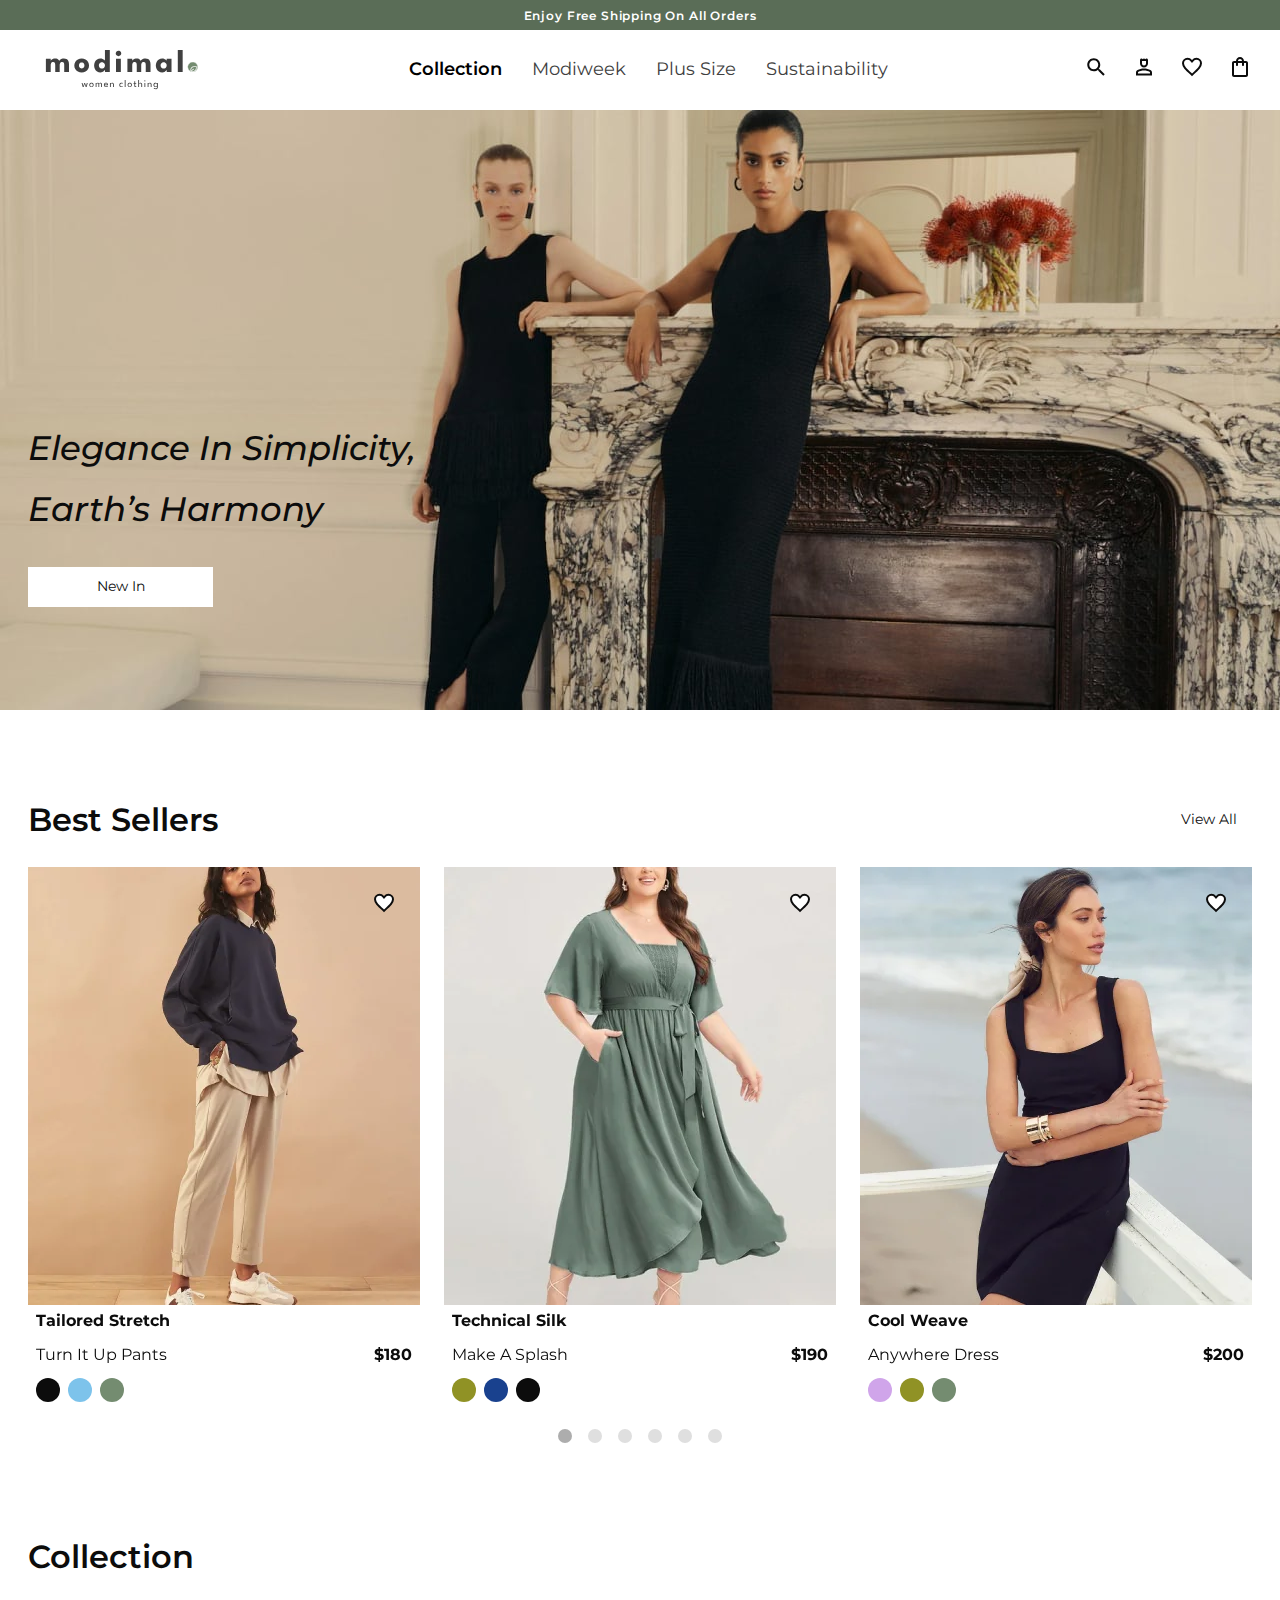
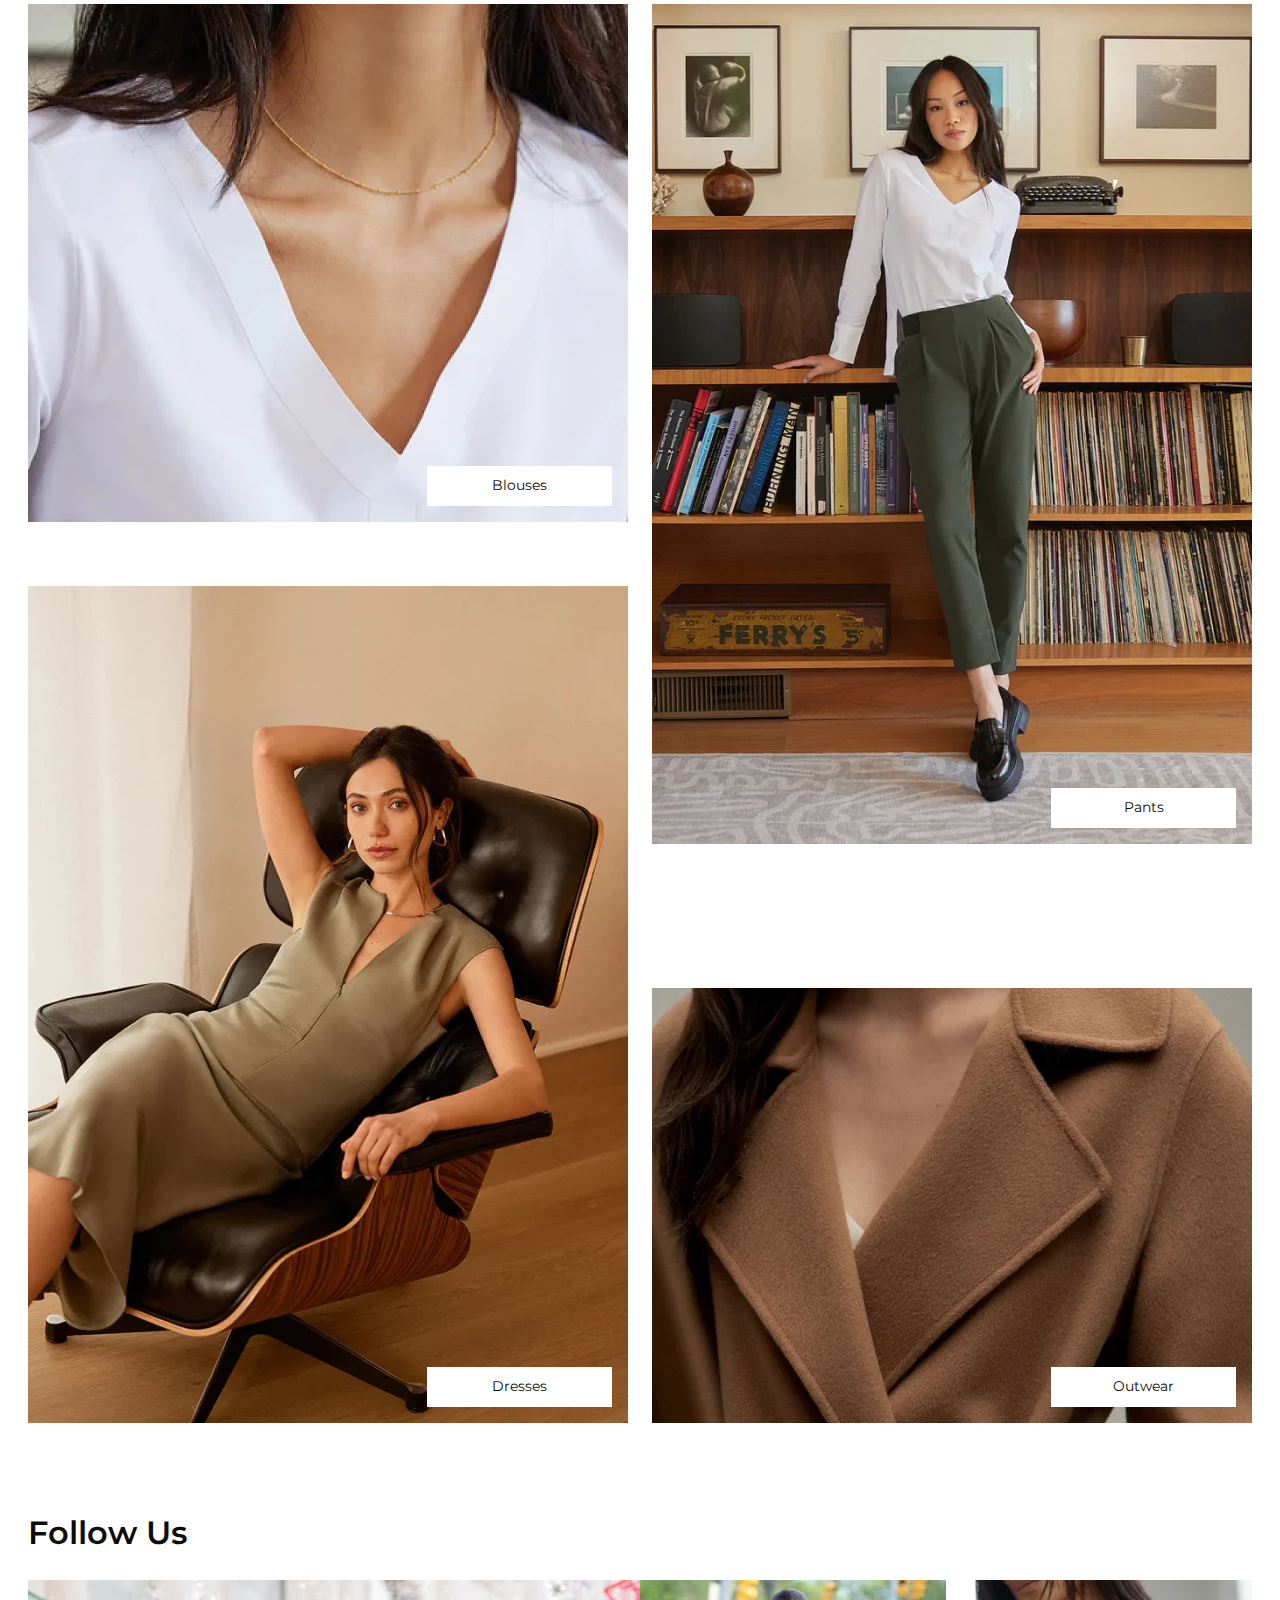
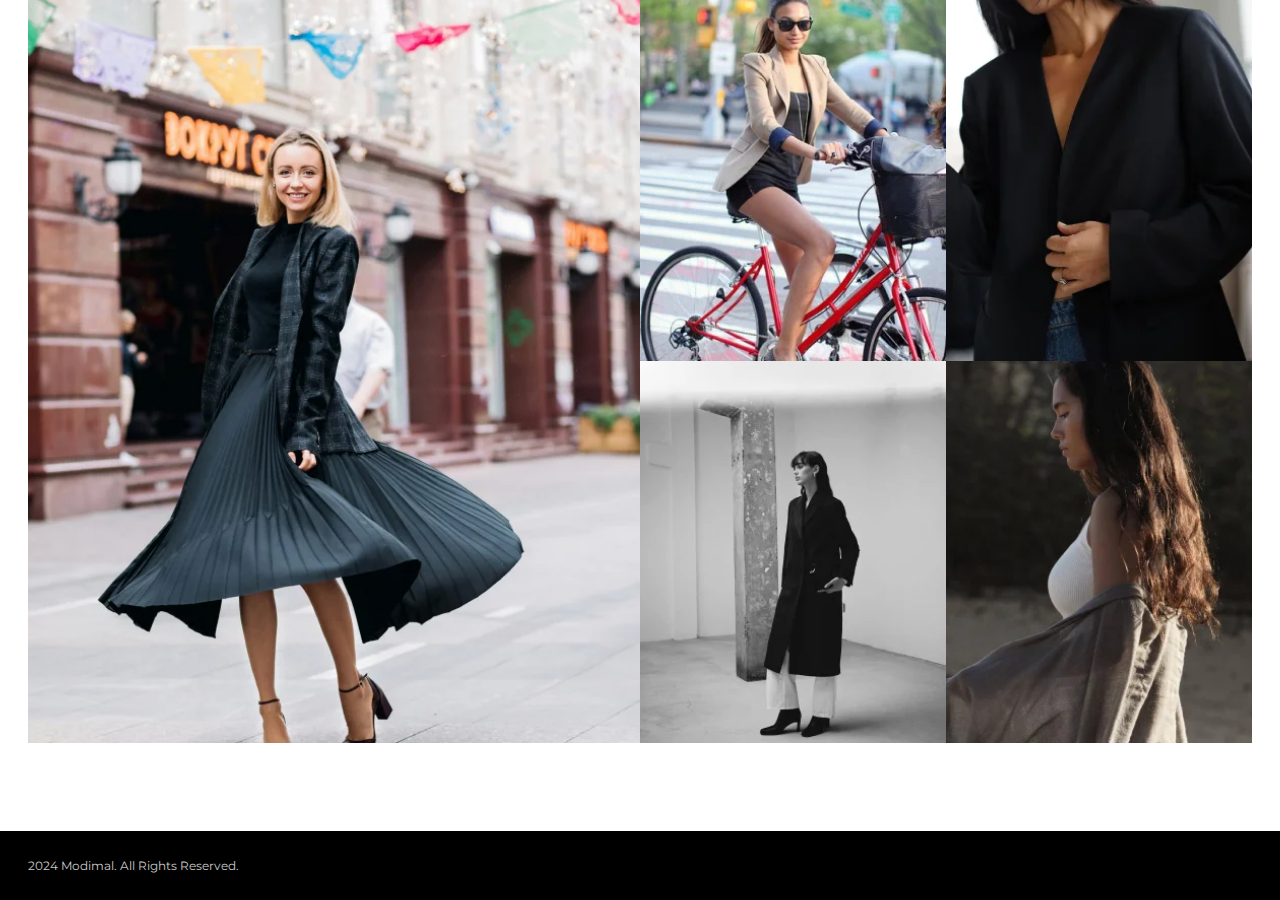
<file: docs/index.html>
<!DOCTYPE html><html lang="en"><head><meta charset="UTF-8"/><meta http-equiv="X-UA-Compatible" content="IE=edge"/><meta name="viewport" content="width=device-width, initial-scale=1.0"/><title>Modimal</title><link rel="stylesheet" href="./css/main.css"/><link rel="icon" type="image/x-icon" href="./img/favicons/favicon.svg"><link rel="apple-touch-icon" sizes="180x180" href="./img/favicons/apple-touch-icon.png"></head><body><section class="top-info"><div class="container"><p>Enjoy Free Shipping On&#160;All Orders</p></div></section><header class="header"><div class="container"><div class="header__row"><div class="header__logo"> <a class="logo" href="#!"><img src="./img/logo/logo.svg" alt="Modimal"></a></div><nav class="header__nav nav"><ul class="nav__list"><li><a class="active" href="#!">Collection</a></li><li><a href="#!">Modiweek</a></li><li><a href="#!">Plus Size</a></li><li><a href="#!">Sustainability</a></li></ul></nav><div class="header__account header__account--first"><ul class="account"><li class="account__burger"> <button class="mobile-nav-btn"><div class="nav-icon"></div></button></li><li class="account__search"> <a href="#!"><svg class="icon icon--search"><use href="./img/svgsprite/sprite.symbol.svg#search"></use></svg></a></li><li class="account__person"> <a href="#!"><svg class="icon icon--person"><use href="./img/svgsprite/sprite.symbol.svg#person"></use></svg></a></li></ul></div><div class="header__account"><ul class="account"><li> <a href="#!"><svg class="icon icon--favorite"><use href="./img/svgsprite/sprite.symbol.svg#favorite"></use></svg></a></li><li> <a href="#!"><svg class="icon icon--bag"><use href="./img/svgsprite/sprite.symbol.svg#bag"></use></svg></a></li></ul></div><div class="header__nav-btn"> <button class="mobile-nav-btn"><div class="nav-icon"></div></button></div></div></div></header><div class="mobile-nav"><div class="mobile-nav__links"><ul class="mobile-links"><li class="mobile-links__parent"> <button class="mobile-links__parent-btn"> <span class="mobile-links__parent-title">Collection</span><svg class="mobile-links__parent-btn__icon icon icon--arrow"><use href="./img/svgsprite/sprite.symbol.svg#arrow"></use></svg></button><div class="mobile-sub"><ul class="mobile-sub-list"><li class="mobile-sub-list__item"> <a href="#!" class="mobile-sub-list__link">shop all</a></li><li class="mobile-sub-list__item"> <a href="#!" class="mobile-sub-list__link">tops & blouses</a></li><li class="mobile-sub-list__item"> <a href="#!" class="mobile-sub-list__link">tees</a></li><li class="mobile-sub-list__item"> <a href="#!" class="mobile-sub-list__link">pants</a></li><li class="mobile-sub-list__item"> <a href="#!" class="mobile-sub-list__link">jackets & outwears</a></li><li class="mobile-sub-list__item"> <a href="#!" class="mobile-sub-list__link">pullovers</a></li><li class="mobile-sub-list__item"> <a href="#!" class="mobile-sub-list__link">dresses & jumpsuits</a></li><li class="mobile-sub-list__item"> <a href="#!" class="mobile-sub-list__link">short & skirts</a></li></ul></div></li><li class="mobile-links__parent"> <button class="mobile-links__parent-btn"> <span class="mobile-links__parent-title">modiweek</span><svg class="mobile-links__parent-btn__icon icon icon--arrow"><use href="./img/svgsprite/sprite.symbol.svg#arrow"></use></svg></button><div class="mobile-sub"><ul class="mobile-sub-list"><li class="mobile-sub-list__item"> <a href="#!" class="mobile-sub-list__link">tops & blouses</a></li><li class="mobile-sub-list__item"> <a href="#!" class="mobile-sub-list__link">tees</a></li><li class="mobile-sub-list__item"> <a href="#!" class="mobile-sub-list__link">pants</a></li><li class="mobile-sub-list__item"> <a href="#!" class="mobile-sub-list__link">jackets & outwears</a></li><li class="mobile-sub-list__item"> <a href="#!" class="mobile-sub-list__link">pullovers</a></li></ul></div></li><li class="mobile-links__parent"> <button class="mobile-links__parent-btn"> <span class="mobile-links__parent-title">plus size</span><svg class="mobile-links__parent-btn__icon icon icon--arrow"><use href="./img/svgsprite/sprite.symbol.svg#arrow"></use></svg></button><div class="mobile-sub"><ul class="mobile-sub-list"><li class="mobile-sub-list__item"> <a href="#!" class="mobile-sub-list__link">tops & blouses</a></li><li class="mobile-sub-list__item"> <a href="#!" class="mobile-sub-list__link">tees</a></li><li class="mobile-sub-list__item"> <a href="#!" class="mobile-sub-list__link">pants</a></li><li class="mobile-sub-list__item"> <a href="#!" class="mobile-sub-list__link">processing</a></li><li class="mobile-sub-list__item"> <a href="#!" class="mobile-sub-list__link">materials</a></li><li class="mobile-sub-list__item"> <a href="#!" class="mobile-sub-list__link">packaging</a></li></ul></div></li><li class="mobile-links__parent"> <button class="mobile-links__parent-btn"> <span class="mobile-links__parent-title">sustainability</span> <svg class="mobile-links__parent-btn__icon icon icon--arrow"><use href="./img/svgsprite/sprite.symbol.svg#arrow"></use></svg></button><div class="mobile-sub"><ul class="mobile-sub-list"><li class="mobile-sub-list__item"> <a href="#!" class="mobile-sub-list__link">mission</a></li><li class="mobile-sub-list__item"> <a href="#!" class="mobile-sub-list__link">processing</a></li><li class="mobile-sub-list__item"> <a href="#!" class="mobile-sub-list__link">materials</a></li><li class="mobile-sub-list__item"> <a href="#!" class="mobile-sub-list__link">packaging</a></li><li class="mobile-sub-list__item"> <a href="#!" class="mobile-sub-list__link">product care</a></li><li class="mobile-sub-list__item"> <a href="#!" class="mobile-sub-list__link">our suppliers</a></li></ul></div></li></ul></div><div class="mobile-nav__btns"> <a href="#!" class="btn-outline"><svg class="icon icon--person"><use href="./img/svgsprite/sprite.symbol.svg#person"></use></svg>Log In</a> <a href="#!" class="btn-outline">Create Account</a></div></div><main class="main"><section class="hero"><div class="container"><div class="hero__content"><h1 class="hero__title">Elegance in&#160;simplicity, Earth&#8217;s harmony</h1> <a class="btn" href="#!">New In</a></div></div></section><section class="best"><div class="container"><div class="best__title-wrapper"><h2 class="best__title title">Best Sellers</h2><div class="best__link"> <a class="btn btn--small" href="#!">View All</a></div></div><div class="best__cards"><div class="swiper"><div class="swiper-wrapper"><div class="swiper-slide"><article class="card"><div class="card__fav-btn"> <button class="card__btn-fav"><svg class="icon icon--favorite"><use href="./img/svgsprite/sprite.symbol.svg#favorite"></use></svg></button></div><div class="card__picture"><picture><source srcset="./img/best/best-01.webp 1x, ./img/best/best-01@2x.webp 2x" type="image/webp"><source srcset="./img/best/best-01.jpg 1x, ./img/best/best-01@2x.jpg 2x" type="image/jpeg"> <img src="./img/best/best-01.jpg" alt="tailored stretch" class="card__img"></picture></div><div class="card__body"><h3 class="card__title"> <a href="#!">Tailored Stretch</a></h3><div class="card__cols"><div class="card__desc">Turn It&#160;Up&#160;Pants</div><div class="card__price">$180</div></div><div class="card__colors"><div class="color color--black"></div><div class="color color--blue"></div><div class="color color--green"></div></div></div></article></div><div class="swiper-slide"><article class="card"><div class="card__fav-btn"> <button class="card__btn-fav"><svg class="icon icon--favorite"><use href="./img/svgsprite/sprite.symbol.svg#favorite"></use></svg></button></div><div class="card__picture"><picture><source srcset="./img/best/best-02.webp 1x, ./img/best/best-02@2x.webp 2x" type="image/webp"><source srcset="./img/best/best-02.jpg 1x, ./img/best/best-02@2x.jpg 2x" type="image/jpeg"> <img src="./img/best/best-02.jpg" alt="tailored stretch" class="card__img"></picture></div><div class="card__body"><h3 class="card__title"> <a href="#!">Technical Silk</a></h3><div class="card__cols"><div class="card__desc">Make A&#160;Splash</div><div class="card__price">$190</div></div><div class="card__colors"><div class="color color--olive"></div><div class="color color--navy"></div><div class="color color--black"></div></div></div></article></div><div class="swiper-slide"><article class="card"><div class="card__fav-btn"> <button class="card__btn-fav"><svg class="icon icon--favorite"><use href="./img/svgsprite/sprite.symbol.svg#favorite"></use></svg></button></div><div class="card__picture"><picture><source srcset="./img/best/best-03.webp 1x, ./img/best/best-03@2x.webp 2x" type="image/webp"><source srcset="./img/best/best-03.jpg 1x, ./img/best/best-03@2x.jpg 2x" type="image/jpeg"> <img src="./img/best/best-03.jpg" alt="tailored stretch" class="card__img"></picture></div><div class="card__body"><h3 class="card__title"> <a href="#!">Cool Weave</a></h3><div class="card__cols"><div class="card__desc">Anywhere Dress</div><div class="card__price">$200</div></div><div class="card__colors"><div class="color color--pink"></div><div class="color color--olive"></div><div class="color color--green"></div></div></div></article></div><div class="swiper-slide"><article class="card"><div class="card__fav-btn"> <button class="card__btn-fav"><svg class="icon icon--favorite"><use href="./img/svgsprite/sprite.symbol.svg#favorite"></use></svg></button></div><div class="card__picture"><picture><source srcset="./img/best/best-04.webp 1x, ./img/best/best-04@2x.webp 2x" type="image/webp"><source srcset="./img/best/best-04.jpg 1x, ./img/best/best-04@2x.jpg 2x" type="image/jpeg"> <img src="./img/best/best-04.jpg" alt="tailored stretch" class="card__img"></picture></div><div class="card__body"><h3 class="card__title"> <a href="#!">Cool Dress</a></h3><div class="card__cols"><div class="card__desc">Anywhere Dress</div><div class="card__price">$220</div></div><div class="card__colors"><div class="color color--white"></div><div class="color color--blue"></div><div class="color color--black"></div></div></div></article></div><div class="swiper-slide"><article class="card"><div class="card__fav-btn"> <button class="card__btn-fav"><svg class="icon icon--favorite"><use href="./img/svgsprite/sprite.symbol.svg#favorite"></use></svg></button></div><div class="card__picture"><picture><source srcset="./img/best/best-05.webp 1x, ./img/best/best-05@2x.webp 2x" type="image/webp"><source srcset="./img/best/best-05.jpg 1x, ./img/best/best-05@2x.jpg 2x" type="image/jpeg"> <img src="./img/best/best-05.jpg" alt="tailored stretch" class="card__img"></picture></div><div class="card__body"><h3 class="card__title"> <a href="#!">Cool Blause</a></h3><div class="card__cols"><div class="card__desc">Anywhere Dress</div><div class="card__price">$210</div></div><div class="card__colors"><div class="color color--blue"></div><div class="color color--white"></div><div class="color color--red"></div></div></div></article></div><div class="swiper-slide"><article class="card"><div class="card__fav-btn"> <button class="card__btn-fav"><svg class="icon icon--favorite"><use href="./img/svgsprite/sprite.symbol.svg#favorite"></use></svg></button></div><div class="card__picture"><picture><source srcset="./img/best/best-06.webp 1x, ./img/best/best-06@2x.webp 2x" type="image/webp"><source srcset="./img/best/best-06.jpg 1x, ./img/best/best-06@2x.jpg 2x" type="image/jpeg"> <img src="./img/best/best-06.jpg" alt="tailored stretch" class="card__img"></picture></div><div class="card__body"><h3 class="card__title"> <a href="#!">Summer Dress</a></h3><div class="card__cols"><div class="card__desc">Anywhere Dress</div><div class="card__price">$250</div></div><div class="card__colors"><div class="color color--gray"></div><div class="color color--blue"></div><div class="color color--white"></div></div></div></article></div></div><div class="swiper-pagination"></div></div></div></div></section><section class="collection"><div class="container"><h2 class="collection__title title">Collection</h2><div class="collection__cols"><div class="collection__col"><article class="card-collection"><picture><source srcset="./img/collection/collection-01.webp 1x, ./img/collection/collection-01@2x.webp 2x" type="image/webp"><source srcset="./img/collection/collection-01.jpg 1x, ./img/collection/collection-01@2x.jpg 2x" type="image/jpeg"> <img class="card-collection__img" src="./img/collection/collection-01.jpg" alt="card"></picture><div class="card-collection__link"> <a class="btn btn--mobile-wide" href="#!">Blouses</a></div></article><article class="card-collection"><picture><source srcset="./img/collection/collection-02.webp 1x, ./img/collection/collection-02@2x.webp 2x" type="image/webp"><source srcset="./img/collection/collection-02.jpg 1x, ./img/collection/collection-02@2x.jpg 2x" type="image/jpeg"> <img class="card-collection__img" src="./img/collection/collection-02.jpg" alt="card"></picture><div class="card-collection__link"> <a class="btn btn--mobile-wide" href="#!">Dresses</a></div></article></div><div class="collection__col"><article class="card-collection"><picture><source srcset="./img/collection/collection-03.webp 1x, ./img/collection/collection-03@2x.webp 2x" type="image/webp"><source srcset="./img/collection/collection-03.jpg 1x, ./img/collection/collection-03@2x.jpg 2x" type="image/jpeg"> <img class="card-collection__img" src="./img/collection/collection-03.jpg" alt="card"></picture><div class="card-collection__link"> <a class="btn btn--mobile-wide" href="#!">Pants</a></div></article><article class="card-collection"><picture><source srcset="./img/collection/collection-04.webp 1x, ./img/collection/collection-04@2x.webp 2x" type="image/webp"><source srcset="./img/collection/collection-04.jpg 1x, ./img/collection/collection-04@2x.jpg 2x" type="image/jpeg"> <img class="card-collection__img" src="./img/collection/collection-04.jpg" alt="card"></picture><div class="card-collection__link"> <a class="btn btn--mobile-wide" href="#!">Outwear</a></div></article></div></div></div></section><section class="follow"><div class="container"><h2 class="follow__title title">Follow us</h2><div class="follow__grid"><picture><source srcset="./img/follow/follow-01.webp 1x, ./img/follow/follow-01@2x.webp 2x" type="image/webp"><source srcset="./img/follow/follow-01.jpg 1x, ./img/follow/follow-01@2x.jpg 2x" type="image/jpeg"> <img class="follow__img" src="./img/follow/follow-01.jpg" alt="Follow us"></picture><picture><source srcset="./img/follow/follow-02.webp 1x, ./img/follow/follow-02@2x.webp 2x" type="image/webp"><source srcset="./img/follow/follow-02.jpg 1x, ./img/follow/follow-02@2x.jpg 2x" type="image/jpeg"> <img class="follow__img" src="./img/follow/follow-02.jpg" alt="Follow us"></picture><picture><source srcset="./img/follow/follow-03.webp 1x, ./img/follow/follow-03@2x.webp 2x" type="image/webp"><source srcset="./img/follow/follow-03.jpg 1x, ./img/follow/follow-03@2x.jpg 2x" type="image/jpeg"> <img class="follow__img" src="./img/follow/follow-03.jpg" alt="Follow us"></picture><picture><source srcset="./img/follow/follow-04.webp 1x, ./img/follow/follow-04@2x.webp 2x" type="image/webp"><source srcset="./img/follow/follow-04.jpg 1x, ./img/follow/follow-04@2x.jpg 2x" type="image/jpeg"> <img class="follow__img" src="./img/follow/follow-04.jpg" alt="Follow us"></picture><picture><source srcset="./img/follow/follow-05.webp 1x, ./img/follow/follow-05@2x.webp 2x" type="image/webp"><source srcset="./img/follow/follow-05.jpg 1x, ./img/follow/follow-05@2x.jpg 2x" type="image/jpeg"> <img class="follow__img" src="./img/follow/follow-05.jpg" alt="Follow us"></picture></div></div></section></main><footer class="footer"><div class="container"><div class="footer__copyright"><p> 2024 modimal. All Rights Reserved.</p></div></div></footer><script src="./js/index.bundle.js"></script></body></html>
</file>
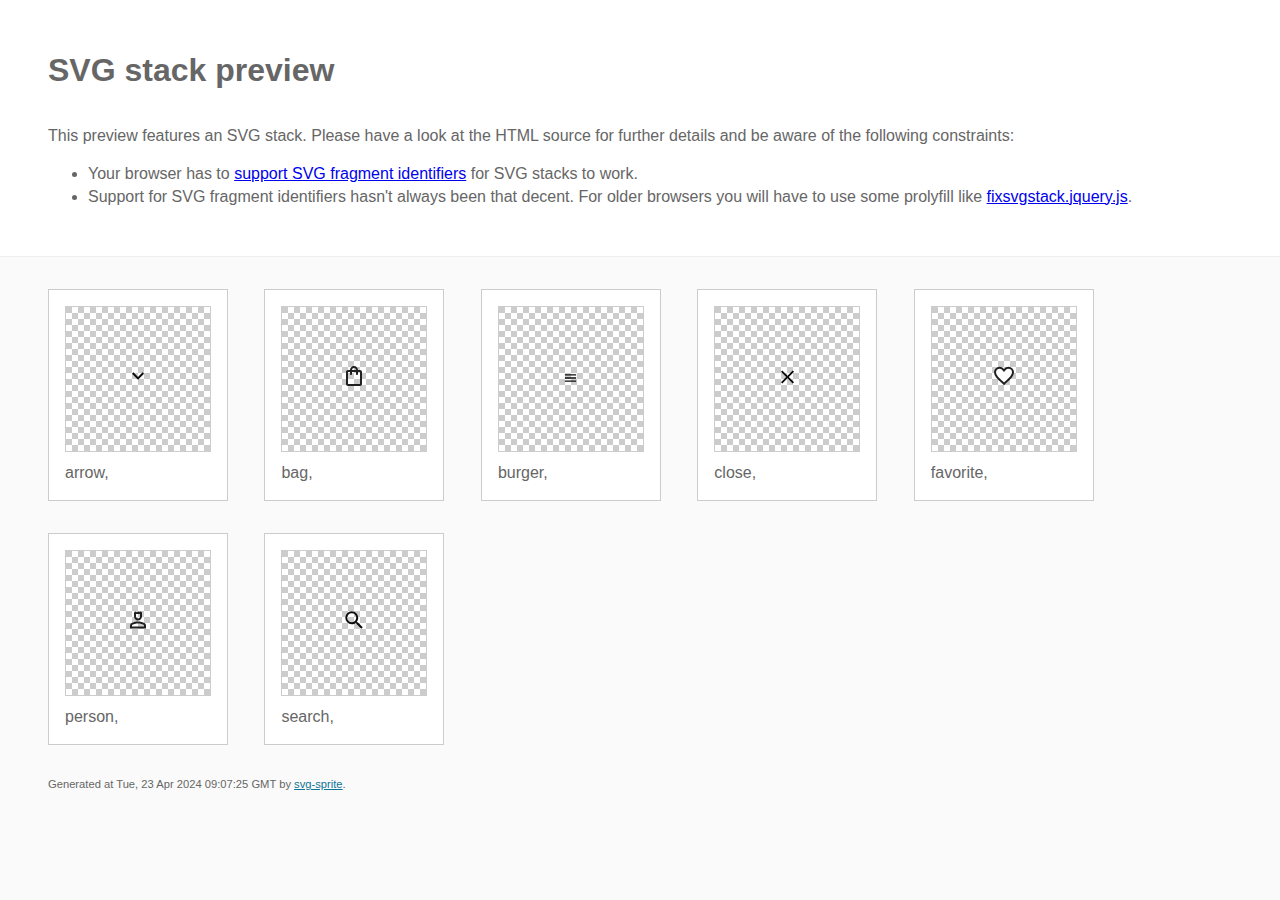
<file: docs/img/svgsprite/stack/sprite.stack.html>
<!doctype html>
<html lang="en">
    <head>
        <meta charset="utf-8">
        <title>SVG stack preview | svg-sprite</title>
        <style>
            body {
                padding: 0;
                margin: 0;
                color: #666;
                background: #fafafa;
                font-family: Arial, Helvetica, sans-serif;
                font-size: 1em;
                line-height: 1.4;
            }

            header {
                display: block;
                padding: 3em 3em 2em;
                background-color: #fff;
            }

            header p {
                margin: 2em 0 0;
            }

            section {
                border-top: 1px solid #eee;
                padding: 2em 3em 0;
            }

            section ul {
                margin: 0;
                padding: 0;
            }

            section li {
                display: inline-block;
                background-color: #fff;
                position: relative;
                margin: 0 2em 2em 0;
                vertical-align: top;
                border: 1px solid #ccc;
                padding: 1em 1em 3em;
                cursor: default;
            }

            .icon-box {
                margin: 0;
                width: 144px;
                height: 144px;
                position: relative;
                background: #ccc url("data:image/svg+xml,%3Csvg xmlns='http://www.w3.org/2000/svg' width='12' height='12'%3E%3Cpath fill='%23fff' d='M6 0h6v6H6zM0 6h6v6H0z'/%3E%3C/svg%3E") top left repeat;
                border: 1px solid #ccc;
                display: table-cell;
                vertical-align: middle;
                text-align: center;
            }

            .icon {
                display: inline-block;
            }

            h1 {
                margin-top: 0;
            }

            h2 {
                margin: 0;
                padding: 0;
                font-size: 1em;
                font-weight: 400;
                white-space: nowrap;
                overflow: hidden;
                text-overflow: ellipsis;
                position: absolute;
                left: 1em;
                right: 1em;
                bottom: 1em;
            }

            footer {
                display: block;
                margin: 0;
                padding: 0 3em 3em;
            }

            footer p {
                margin: 0;
                font-size: .7em;
            }

            footer a {
                color: #0f7595;
                margin-left: 0;
            }
        </style>

<!--
Sprite shape dimensions
====================================================================================================
You will need to set the sprite shape dimensions via CSS when you use them as stack SVGs, otherwise
they would become a huge 100% in size. You may use the following dimension classes for doing so.
They might well be outsourced to an external stylesheet of course.
-->

<style>
 .svg-arrow-dims { width: 24px; height: 24px; }
 .svg-bag-dims { width: 24px; height: 24px; }
 .svg-burger-dims { width: 19px; height: 12px; }
 .svg-close-dims { width: 15px; height: 14px; }
 .svg-favorite-dims { width: 24px; height: 24px; }
 .svg-person-dims { width: 24px; height: 24px; }
 .svg-search-dims { width: 24px; height: 24px; }
</style>

<!--
====================================================================================================
-->

    </head>
    <body>
        <header>
            <h1>SVG stack preview</h1>
            <p>This preview features an SVG stack. Please have a look at the HTML source for further details and be aware of the following constraints:</p>
            <ul>
                <li>Your browser has to <a href="https://caniuse.com/svg-fragment" target="_blank" rel="noopener noreferrer">support SVG fragment identifiers</a> for SVG stacks to work.</li>
                <li>Support for SVG fragment identifiers hasn't always been that decent. For older browsers you will have to use some prolyfill like <a href="https://github.com/preciousforever/SVG-Stacker/blob/master/fixsvgstack.jquery.js" target="_blank" rel="noopener noreferrer">fixsvgstack.jquery.js</a>.</li>
            </ul>
        </header>
        <section>

<!--
SVG stack
====================================================================================================
These SVG images make use of fragment identifiers (IDs) to reference certain portions of the
external sprite. By default, all shapes inside the sprite are hidden by CSS. The `:target` pseudo
selector is used to show the very shape that is referenced by the fragment identifier.
-->

            <ul>

             <li title="arrow">
                    <div class="icon-box">
                        <img src="svg/sprite.stack.svg#arrow" class="svg-arrow-dims" alt="arrow">
                    </div>
                    <h2>arrow, </h2>
                </li>
             <li title="bag">
                    <div class="icon-box">
                        <img src="svg/sprite.stack.svg#bag" class="svg-bag-dims" alt="bag">
                    </div>
                    <h2>bag, </h2>
                </li>
             <li title="burger">
                    <div class="icon-box">
                        <img src="svg/sprite.stack.svg#burger" class="svg-burger-dims" alt="burger">
                    </div>
                    <h2>burger, </h2>
                </li>
             <li title="close">
                    <div class="icon-box">
                        <img src="svg/sprite.stack.svg#close" class="svg-close-dims" alt="close">
                    </div>
                    <h2>close, </h2>
                </li>
             <li title="favorite">
                    <div class="icon-box">
                        <img src="svg/sprite.stack.svg#favorite" class="svg-favorite-dims" alt="favorite">
                    </div>
                    <h2>favorite, </h2>
                </li>
             <li title="person">
                    <div class="icon-box">
                        <img src="svg/sprite.stack.svg#person" class="svg-person-dims" alt="person">
                    </div>
                    <h2>person, </h2>
                </li>
             <li title="search">
                    <div class="icon-box">
                        <img src="svg/sprite.stack.svg#search" class="svg-search-dims" alt="search">
                    </div>
                    <h2>search, </h2>
                </li>
         </ul>

<!--
====================================================================================================
-->

        </section>
        <footer>
            <p>Generated at Tue, 23 Apr 2024 09:07:25 GMT by <a href="https://github.com/svg-sprite/svg-sprite" target="_blank" rel="noopener noreferrer">svg-sprite</a>.</p>
        </footer>
    </body>
</html>
</file>
<file: docs/css/main.css>
@charset "UTF-8";@import url(https://fonts.googleapis.com/css?family=Montserrat:100,200,300,regular,500,600,700,800,900,100italic,200italic,300italic,italic,500italic,600italic,700italic,800italic,900italic);*{padding:0;margin:0;border:0}*,::after,::before{-webkit-box-sizing:border-box;box-sizing:border-box}a,a:hover,a:link,a:visited{text-decoration:none}aside,footer,header,legend,main,nav,section{display:block}h1,h2,h3,h4,h5,h6,p{font-size:inherit;font-weight:inherit}ul,ul li{list-style:none}img{vertical-align:top}img,svg{max-width:100%;height:auto}address{font-style:normal}input,select,textarea{background-color:transparent}button,input,select,textarea{font-family:inherit;font-size:inherit;color:inherit}input::-ms-clear{display:none}button,input[type=submit]{display:inline-block;-webkit-box-shadow:none;box-shadow:none;background-color:transparent;background:0 0;cursor:pointer}button:active,button:focus,input:active,input:focus{outline:0}button::-moz-focus-inner{padding:0;border:0}label{cursor:pointer}:root{--container-width:1254px;--container-padding:15px;--font-main:"Montserrat", sans-serif;--font-accent:"Montserrat", sans-serif;--font-titles:var(--font-accent);--page-bg:#fff;--text-color:#000;--accent:#ac182c;--link-color:#2578c8;--laptop-size:1199px;--tablet-size:959px;--mobile-size:599px;--primary:#748c70;--black:#0c0c0c;--white:#fff;--primary-primary25:#f0f2ef;--primary-primary50:#d1d9cf;--primary-primary100:#b2bfaf;--primary-primary200:#a2b39f;--primary-primary300:#93a690;--primary-primary400:#839980;--primary-primary-600:#5a6d57;--primary-primary-700:#404e3e;--primary-primary750:#343e32;--primary-primary800:#272f25;--primary-primary900:#0d100c;--neutral-backgroundfaf9f5:#faf9f5;--neutral-graydfdfdf:#dfdfdf;--neutral-grayededed:#ededed;--neutral-grayf9f9f9:#f9f9f9;--neutral-graycbcbcb:#cbcbcb;--neutral-grayadadad:#adadad;--neutral-gray868686:#868686;--neutral-gray606060:#606060;--neutral-gray404040:#404040;--neutral-gray202020:#202020;--neutral-gray0c0c0c:#0c0c0c;--state-color-warning-bg:#f7e4c9;--state-color-warning-light:#ecbb77;--state-color-warning:#e09126;--state-color-error-bg:#fff2f2;--state-color-error-light:#ed2e2e;--state-color-error:#c30000;--state-color-success-bg:#f3fdfa;--state-color-success-light:#00ba88;--state-color-success:#00966d;--font-family:"Montserrat", sans-serif}.dark{--page-bg:#252526;--text-color:#fff}@font-face{font-family:FirasansBook;font-display:swap;src:url(../fonts/FirasansBook.woff2) format("woff2"),url(../fonts/FirasansBook.woff) format("woff");font-weight:400;font-style:normal}@font-face{font-family:Montserrat;font-display:swap;src:url(../fonts/Montserrat-Bold.woff2) format("woff2"),url(../fonts/Montserrat-Bold.woff) format("woff");font-weight:700;font-style:normal}@font-face{font-family:Montserrat;font-display:swap;src:url(../fonts/Montserrat-BoldItalic.woff2) format("woff2"),url(../fonts/Montserrat-BoldItalic.woff) format("woff");font-weight:400;font-style:normal}@font-face{font-family:Montserrat;font-display:swap;src:url(../fonts/Montserrat-Regular.woff2) format("woff2"),url(../fonts/Montserrat-Regular.woff) format("woff");font-weight:400;font-style:normal}html{scroll-behavior:smooth;background-color:#272727}body{background-color:var(--page-bg);color:var(--text-color);font-family:var(--font-main);text-wrap:balance}img{display:block}a{color:var(--link-color)}code,pre.code{background-color:#e9f1f6;padding:.2rem;border-radius:4px}pre.code{overflow-x:auto;padding:1rem}.docs{display:grid;line-height:1.5}.docs p{margin:1rem 0}.docs ol,.docs ul{padding-left:2rem}.docs ol li,.docs ul li{list-style:disc;margin-bottom:.5rem}.docs ol li{list-style:decimal}.docs section,.docs section.docs{padding:40px 0}.docs section+section{border-top:1px solid #dae5e9}.docs small{font-size:1rem;color:#acacac}.docs .title-1:first-child,.docs .title-2:first-child{margin-top:0!important}.test,.test-2{width:600px;height:300px;margin:50px auto;background-color:#999;background-position:center center;background-size:cover;background-repeat:no-repeat}.test{background-image:url(./../img/project-02.jpg)}.test-2{background-image:-webkit-image-set(url(./../img/project-02.jpg) 1x,url(./../img/project-02@2x.jpg) 2x);background-image:image-set(url(./../img/project-02.jpg) 1x,url(./../img/project-02@2x.jpg) 2x)}.font-1{font-family:"Montserrat";font-weight:700;font-style:italic}.font-2{font-family:"FirasansBook";font-weight:400}.none{display:none!important}.visually-hidden{position:absolute;width:1px;height:1px;margin:-1px;border:0;padding:0;white-space:nowrap;-webkit-clip-path:inset(100%);clip-path:inset(100%);clip:rect(0 0 0 0);overflow:hidden}.no-scroll{overflow-y:hidden}.text-left{text-align:left}.text-right{text-align:right}.text-center{text-align:center}.d-flex{display:-webkit-box;display:-ms-flexbox;display:flex}.flex-center{-webkit-box-pack:center;-ms-flex-pack:center;justify-content:center}.content-demo{margin-bottom:5rem;padding:1rem;background-color:#dadada}.container,.container-full{padding:0 var(--container-padding)}.container{margin:0 auto;max-width:var(--container-width);width:100%}.container-full{max-width:100%}.container-left-50,.container-right-50{padding:0 var(--container-padding);max-width:50%}.container-right-50{margin-left:auto}.container-right{padding-left:calc((100% - var(--container-width))/2 + var(--container-padding))}.container-left{padding-right:calc((100% - var(--container-width))/2 + var(--container-padding))}.container-half-left{padding-right:calc((100% - var(--container-width))/2 + var(--container-width)/2);padding-left:calc((100% - var(--container-width))/2 + var(--container-padding))}.container-half-right{padding-left:calc((100% - var(--container-width))/2 + var(--container-width)/2);padding-right:calc((100% - var(--container-width))/2 + var(--container-padding))}.account,body,html{display:-webkit-box;display:-ms-flexbox;display:flex}body,html{min-height:100vh;-webkit-box-orient:vertical;-webkit-box-direction:normal;-ms-flex-direction:column;flex-direction:column}.account{-webkit-box-align:center;-ms-flex-align:center;align-items:center;gap:24px}.account a{display:inline-block;-webkit-transition:background .2s ease-in;transition:background .2s ease-in}.account a:hover{background:var(--neutral-grayededed)}.account__burger{display:none}.btn,a.btn{display:inline-block;padding:8px;min-width:185px;height:40px;background:var(--white);font-family:var(--font-family);font-weight:400;font-size:14px;line-height:171%;text-transform:capitalize;text-align:center;color:var(--black);-webkit-transition:background-color .2s ease-in;transition:background-color .2s ease-in}.btn:hover,a.btn:hover{background-color:var(--neutral-grayededed)}.btn--small,a.btn--small{min-width:unset;padding-left:15px;padding-right:15px}.btn-outline,a.btn-outline{display:-webkit-box;display:-ms-flexbox;display:flex;gap:4px;-webkit-box-align:center;-ms-flex-align:center;align-items:center;-webkit-box-pack:center;-ms-flex-pack:center;justify-content:center;border:1px solid var(--primary-primary-600);padding:8px 16px;height:40px;font-family:var(--font-family);font-weight:400;font-size:14px;line-height:171%;text-transform:capitalize;text-align:center;color:var(--primary-primary-600)}.btn-outline:hover,a.btn-outline:hover{color:var(--primary-primary-700)}.card-collection{position:relative}.card-collection__link{position:absolute;right:16px;bottom:16px}.card-collection__link .btn::after,.card__title a::after{content:"";position:absolute;left:0;top:0;width:100%;height:100%}.card{position:relative}.card__fav-btn{position:absolute;top:24px;right:24px;z-index:9}.card__btn-fav:hover .icon--favorite{stroke:#e33279}.card__btn-fav--selected .icon--favorite{stroke:var(--state-color-error);fill:var(--state-color-error)}.card__btn-fav--selected .icon--favorite:hover{stroke:var(--state-color-error)}.card__body{padding:5.5px 8px;display:grid;gap:8px}.card__title{font-family:var(--font-family);font-weight:700;font-size:16px;line-height:140%;text-transform:capitalize}.card__title,.card__title a{color:var(--black)}.card__cols{display:grid;grid-template-columns:1fr auto;-webkit-box-align:center;-ms-flex-align:center;align-items:center;gap:12px}.card__desc,.card__price{font-family:var(--font-family);font-weight:400;font-size:16px;line-height:180%;text-transform:capitalize;color:var(--black)}.card__price{text-align:right;font-weight:700}.card__colors{display:-webkit-box;display:-ms-flexbox;display:flex;-webkit-box-align:center;-ms-flex-align:center;align-items:center;gap:8px}.collection__title{margin-bottom:24px}.collection__cols{display:grid;grid-template-columns:1fr 1fr;gap:24px}.collection__col{display:-webkit-box;display:-ms-flexbox;display:flex;-webkit-box-orient:vertical;-webkit-box-direction:normal;-ms-flex-direction:column;flex-direction:column;-webkit-box-pack:justify;-ms-flex-pack:justify;justify-content:space-between;gap:64px}.color{width:24px;height:24px;background-color:gray;border-radius:50%}.color--black{background-color:var(--black)}.color--white{background-color:#fff;border:1px solid #d0d0d0}.color--blue{background-color:#7dc3eb}.color--green{background-color:var(--primary)}.color--olive{background-color:#909225}.color--navy{background-color:#19418e}.color--pink{background-color:#d0a5ea}.color--red{background-color:#c30000}.color--gray{background-color:#d0d0d0}.follow__title{margin-bottom:24px}.follow__grid{display:grid;grid-template-columns:repeat(4,1fr);grid-template-rows:1fr 1fr}.follow__grid>:first-child{grid-column:span 2;grid-row:span 2}.follow__grid img{width:100%;height:100%;-o-object-fit:cover;object-fit:cover}.footer{margin-top:88px;padding:24px 0;background-color:#000;font-family:var(--font-family);font-weight:400;font-size:12px;line-height:180%;text-transform:capitalize;color:var(--neutral-graycbcbcb)}.header{position:relative;z-index:199;padding:16px 0 18px;background-color:#fff}.header__row{display:-webkit-box;display:-ms-flexbox;display:flex;-webkit-box-pack:justify;-ms-flex-pack:justify;justify-content:space-between;-webkit-box-align:center;-ms-flex-align:center;align-items:center}.header__logo{-ms-flex-negative:0;flex-shrink:0}.header__nav{margin-left:auto}.header__account--first{margin-left:auto;margin-right:24px}.header__nav-btn{display:none}.hero{height:600px;padding-bottom:103px;background-color:#999;background-image:url(./../img/hero/hero.jpg);background-position:center top;background-size:cover;background-repeat:no-repeat}.hero .container{height:100%}.hero__content{height:100%;display:-webkit-box;display:-ms-flexbox;display:flex;-webkit-box-orient:vertical;-webkit-box-direction:normal;-ms-flex-direction:column;flex-direction:column;-webkit-box-pack:end;-ms-flex-pack:end;justify-content:flex-end;-webkit-box-align:start;-ms-flex-align:start;align-items:flex-start;gap:27px}.hero__title{max-width:494px;font-family:var(--font-family);font-style:italic;font-weight:500;font-size:34px;line-height:180%;text-transform:capitalize;color:var(--black)}.icons-wrapper{padding:30px 0;display:-webkit-box;display:-ms-flexbox;display:flex;-webkit-column-gap:30px;-moz-column-gap:30px;column-gap:30px}.icon{fill:transparent;stroke:transparent;width:24px;height:24px}.icon--person,.icon--search{fill:#0c0c0c}.icon--favorite{fill:#fff;stroke:#0c0c0c}.icon--arrow,.icon--bag,.icon--burger,.icon--close{fill:#0c0c0c}.logo{font-size:32px}.main,.mobile-nav{display:-webkit-box;display:-ms-flexbox;display:flex;-webkit-box-orient:vertical;-webkit-box-direction:normal;-ms-flex-direction:column;flex-direction:column}.main{gap:88px}.mobile-nav{overflow-y:auto;position:fixed;top:-100%;width:100%;height:100%;z-index:99;padding:106px 20px 56px;background:#fff;-webkit-transition:all .2s ease-in;transition:all .2s ease-in}.mobile-nav--open{top:0}.mobile-nav a{color:#000}.mobile-nav__links{margin-bottom:84px}.mobile-links{display:grid;gap:32px}.mobile-links__parent{border-bottom:1px solid #000}.mobile-links__parent-btn{width:100%;display:-webkit-box;display:-ms-flexbox;display:flex;-webkit-box-pack:justify;-ms-flex-pack:justify;justify-content:space-between;-webkit-box-align:center;-ms-flex-align:center;align-items:center}.mobile-links__parent-title{font-family:var(--font-family);font-weight:400;font-size:14px;line-height:180%;text-transform:capitalize;color:var(--black)}.mobile-links__parent-btn__icon,.mobile-sub{-webkit-transition:all .2s ease-in;transition:all .2s ease-in}.active .mobile-links__parent-btn__icon{-webkit-transform:rotate(180deg);-ms-transform:rotate(180deg);transform:rotate(180deg)}.mobile-sub{max-height:0;overflow:hidden}.mobile-sub-list{display:grid;gap:16px;padding:24px 0 16px 35px}.mobile-sub-list__item{font-family:var(--font-family);font-weight:400;font-size:14px;line-height:180%;text-transform:capitalize;color:var(--neutral-gray404040)}.mobile-sub-list__link{display:inline-block;width:100%;padding-top:7px;color:var(--neutral-gray404040)}.mobile-nav__btns{margin-top:auto;border-top:1px solid var(--neutral-graycbcbcb);padding-top:14px;display:grid;grid-template-columns:1fr 1fr;gap:16px}.mobile-nav-btn{--time:0.1s;--width:18px;--height:12px;--line-height:2px;--spacing:3px;--color:#0c0c0c;--radius:0px;height:calc(var(--line-height)*3 + var(--spacing)*2);width:var(--width);display:-webkit-box;display:-ms-flexbox;display:flex;-webkit-box-pack:center;-ms-flex-pack:center;justify-content:center;-webkit-box-align:center;-ms-flex-align:center;align-items:center}.nav-icon,.nav-icon::after,.nav-icon::before{position:relative;width:var(--width);height:var(--line-height);background-color:var(--color);border-radius:var(--radius)}.nav-icon::after,.nav-icon::before{content:"";display:block;position:absolute;left:0;-webkit-transition:top var(--time) linear var(--time),-webkit-transform var(--time) ease-in;transition:transform var(--time) ease-in,top var(--time) linear var(--time);transition:transform var(--time) ease-in,top var(--time) linear var(--time),-webkit-transform var(--time) ease-in}.nav-icon::before{top:calc(-1*(var(--line-height) + var(--spacing)))}.nav-icon::after{top:calc(var(--line-height) + var(--spacing))}.nav-icon.nav-icon--active{background-color:transparent}.nav-icon.nav-icon--active::after,.nav-icon.nav-icon--active::before{top:0;-webkit-transition:top var(--time) linear,-webkit-transform var(--time) ease-in var(--time);transition:top var(--time) linear,transform var(--time) ease-in var(--time);transition:top var(--time) linear,transform var(--time) ease-in var(--time),-webkit-transform var(--time) ease-in var(--time)}.nav-icon.nav-icon--active::before{-webkit-transform:rotate(45deg);-ms-transform:rotate(45deg);transform:rotate(45deg)}.nav-icon.nav-icon--active::after{-webkit-transform:rotate(-45deg);-ms-transform:rotate(-45deg);transform:rotate(-45deg)}.mobile-nav-btn{z-index:999}.nav{font-family:var(--font-family);font-weight:400;font-size:18px;line-height:180%;text-transform:capitalize;text-align:center;color:var(--neutral-gray404040)}.nav__list{display:-webkit-box;display:-ms-flexbox;display:flex;-webkit-column-gap:30px;-moz-column-gap:30px;column-gap:30px}.nav__list a{color:var(--neutral-gray404040)}.nav__list a.active{color:#000;font-weight:600}.swiper{width:100%;padding-bottom:40px!important}.swiper-pagination-bullet{width:14px!important;height:14px!important;background-color:var(--neutral-graydfdfdf)!important;opacity:1!important}.swiper-pagination-bullet-active{background-color:var(--neutral-grayadadad)!important}.swiper-horizontal>.swiper-pagination-bullets .swiper-pagination-bullet,.swiper-pagination-horizontal.swiper-pagination-bullets .swiper-pagination-bullet{margin-left:8px!important;margin-right:8px!important}.swiper-horizontal>.swiper-pagination-bullets,.swiper-pagination-bullets.swiper-pagination-horizontal,.swiper-pagination-custom,.swiper-pagination-fraction{bottom:0!important}.title,.top-info{font-family:var(--font-family);font-weight:600;text-transform:capitalize}.title{font-size:32px;line-height:140%;color:var(--black)}.top-info{position:relative;z-index:199;padding:8px 0 7px;background:var(--primary-primary-600);font-size:12px;letter-spacing:.07em;text-align:center;color:var(--white)}.best__title-wrapper{margin-bottom:24px;display:-webkit-box;display:-ms-flexbox;display:flex;-webkit-box-pack:justify;-ms-flex-pack:justify;justify-content:space-between;-webkit-box-align:center;-ms-flex-align:center;align-items:center}@media (max-width:1274px){.container-right{padding-left:var(--container-padding)}.container-left{padding-right:var(--container-padding)}.container-half-left{padding-left:var(--container-padding)}.container-half-right{padding-right:var(--container-padding)}.account{gap:12px}.color{width:16px;height:16px}.header__account--first{margin-right:12px}.hero{background-position:left center}.nav{font-size:16px}.nav__list{-webkit-column-gap:15px;-moz-column-gap:15px;column-gap:15px}}@media (max-width:780px){.container-left-50,.container-right-50{max-width:100%}.container-half-left,.container-half-right{padding:0 var(--container-padding)}.account__person{display:none}.account__burger{display:block}.btn--mobile-wide,a.btn--mobile-wide{min-width:unset;width:100%;background-color:var(--neutral-grayededed)}.card-collection__link{position:static}.card__title{font-size:14px;font-weight:600}.card__desc,.card__price{font-size:14px;line-height:1.4}.card__price{font-weight:600}.collection__title{margin-bottom:8px}.collection__cols{gap:16px}.collection__col{gap:24px}.follow__title{margin-bottom:8px}.follow__grid{grid-template-columns:repeat(2,1fr);grid-template-rows:repeat(4,1fr)}.footer{margin-top:24px;padding:8px 0}.header{padding:4px 0 8px}.header__nav{display:none}.header__account--first{-webkit-box-ordinal-group:0;-ms-flex-order:-1;order:-1;margin-left:unset}.hero{height:551px;padding-bottom:16px;background-position:center center}.hero__content{gap:32px}.hero__title{max-width:168px;font-size:24px;color:#fff}.main{gap:24px}.swiper{padding-bottom:25px!important}.swiper-pagination-bullet{width:8px!important;height:8px!important}.title{font-size:20px;font-weight:700}.top-info{padding:0;font-size:10px;font-weight:400;line-height:1.4}.best__title-wrapper{margin-bottom:8px}.best__link{display:none}}@media (-webkit-min-device-pixel-ratio:2),(min-resolution:192dpi){.test{background-image:url(./../img/project-02@2x.jpg)}.hero{background-image:url(./../img/hero/hero@2x.jpg)}}
/*# sourceMappingURL=[data-uri] */
</file>
